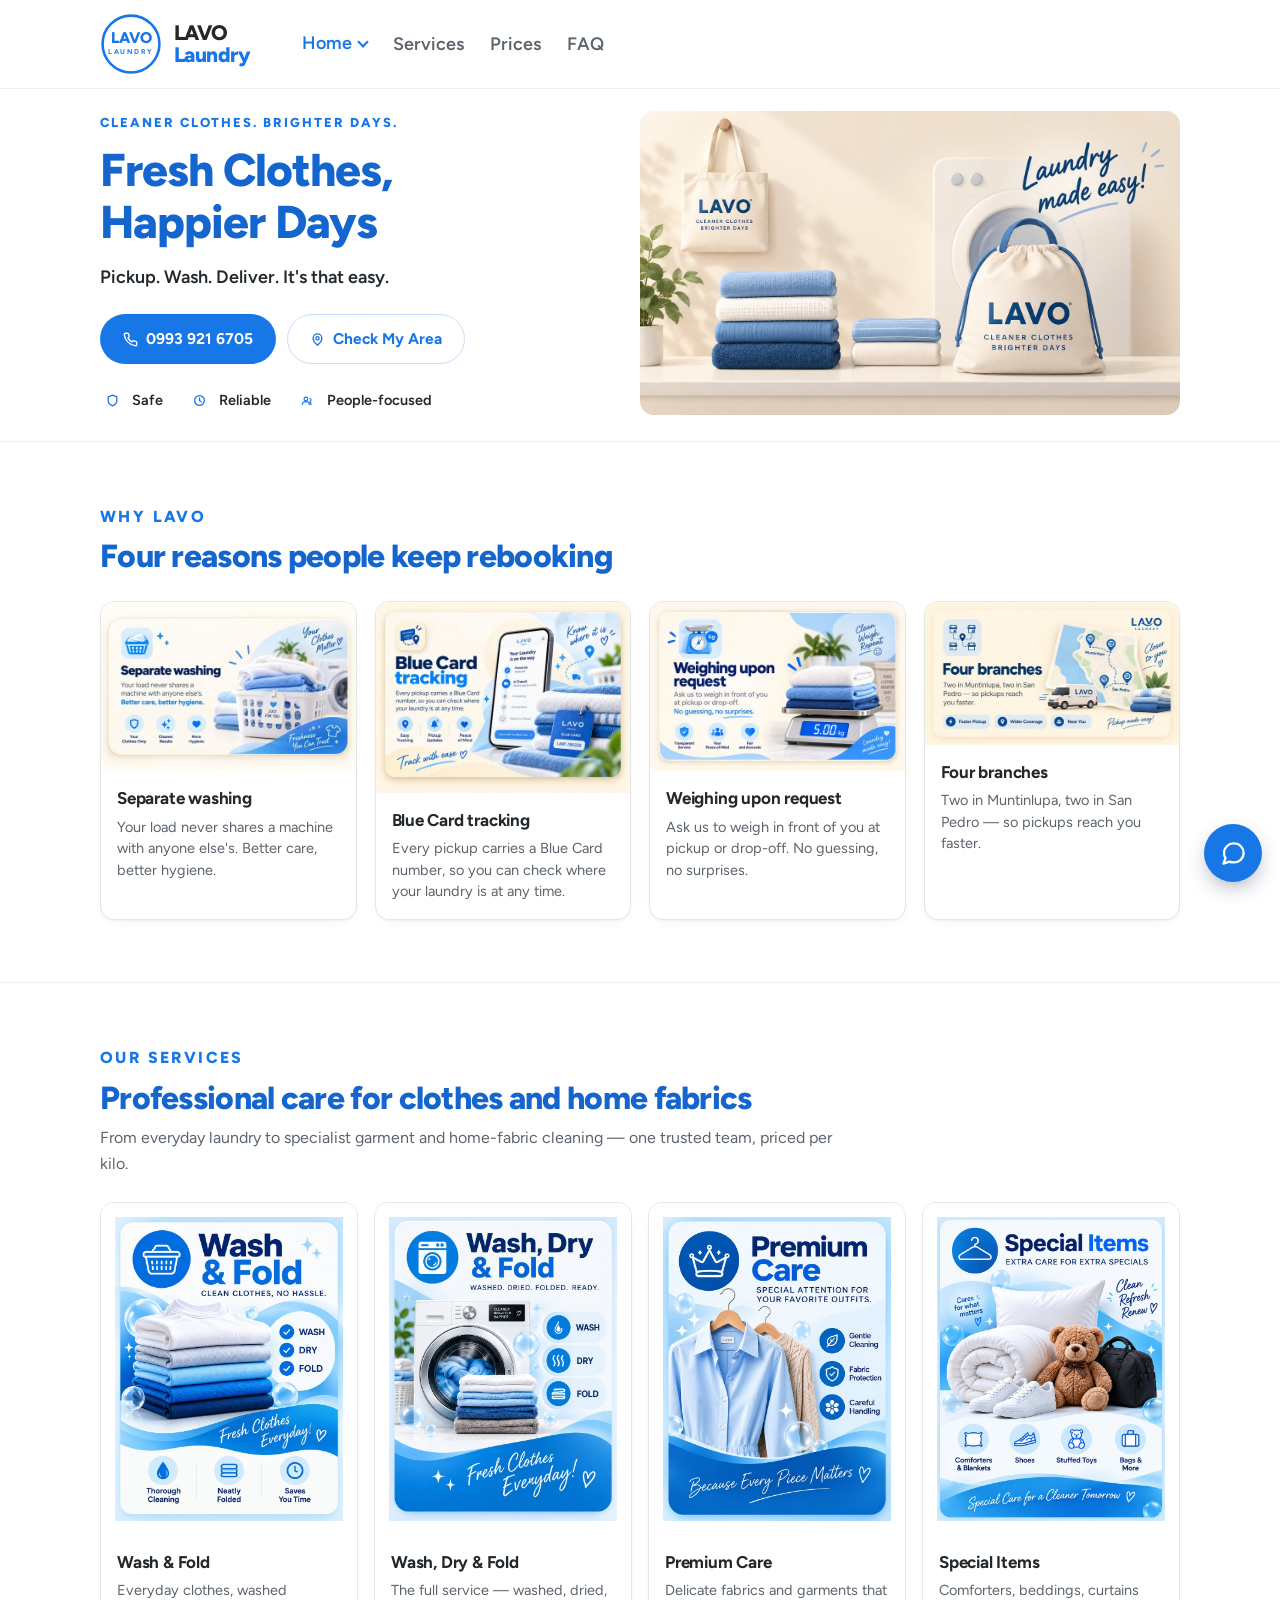
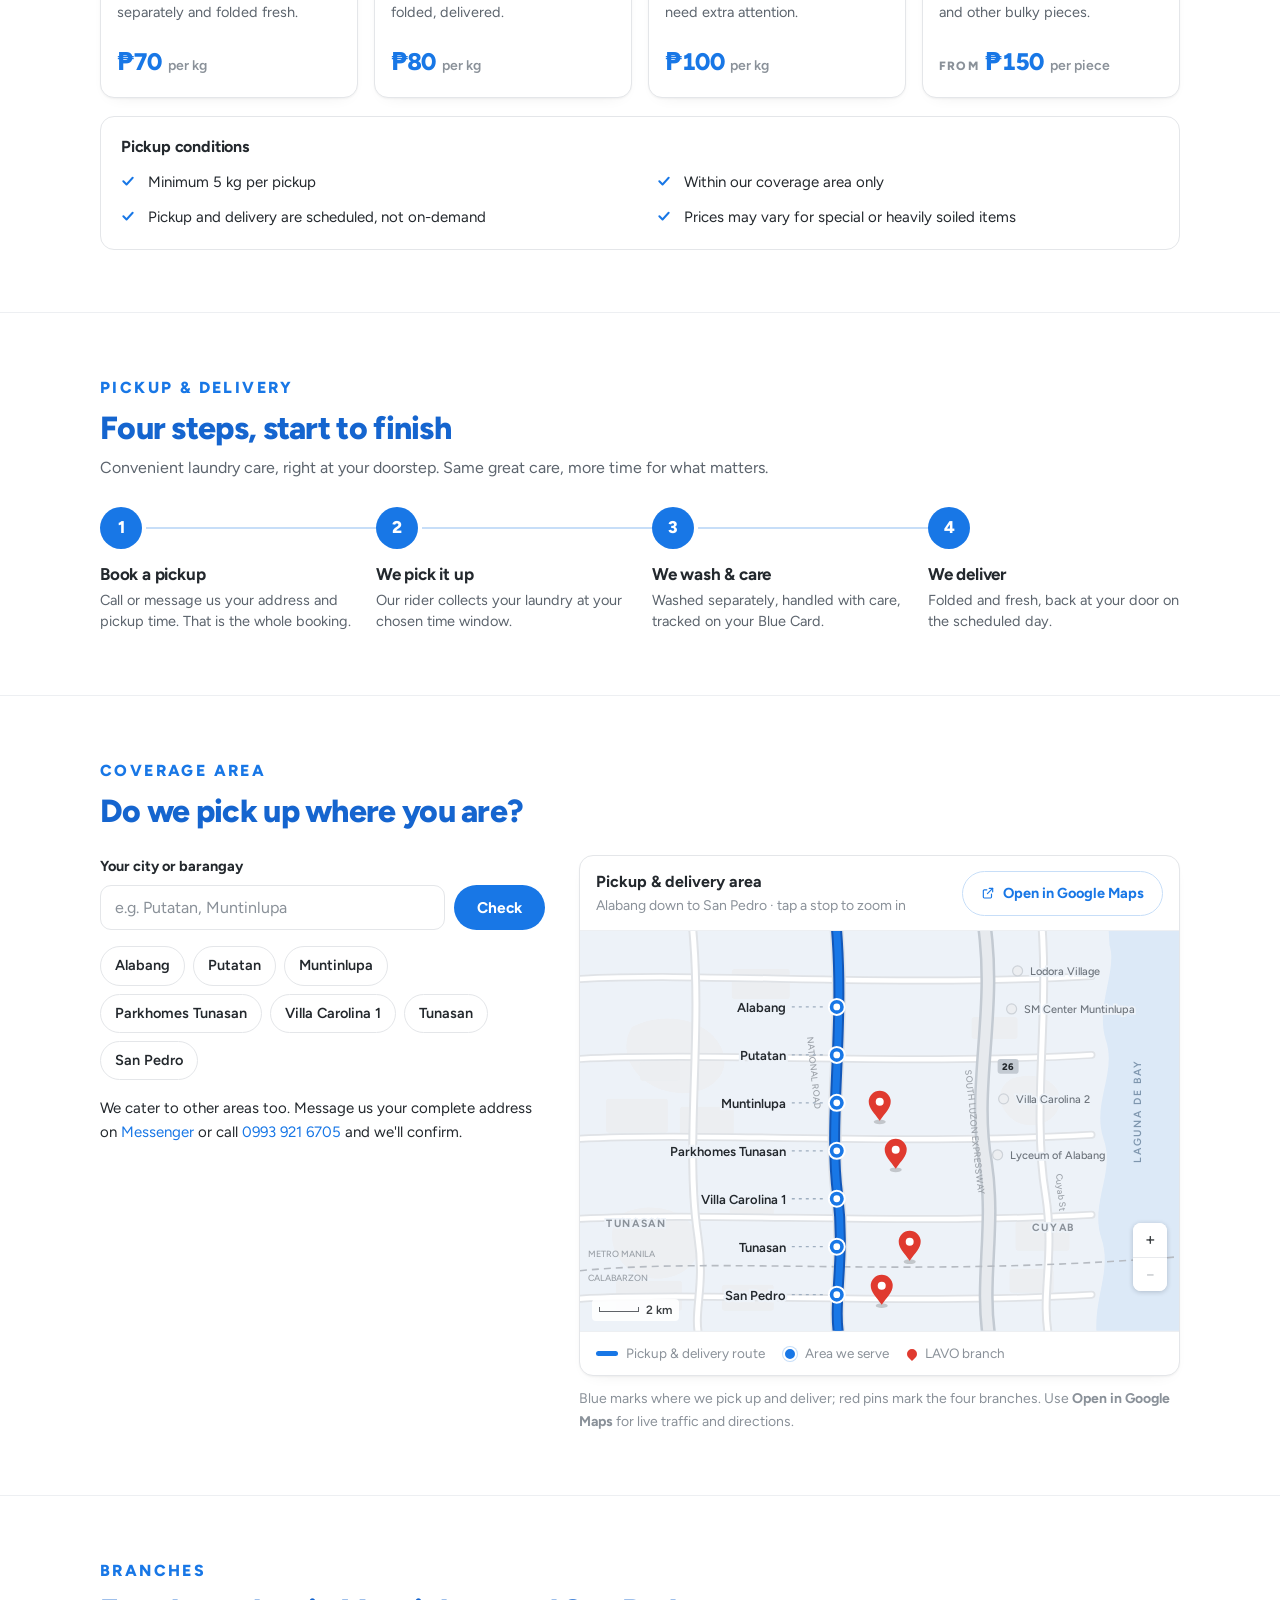
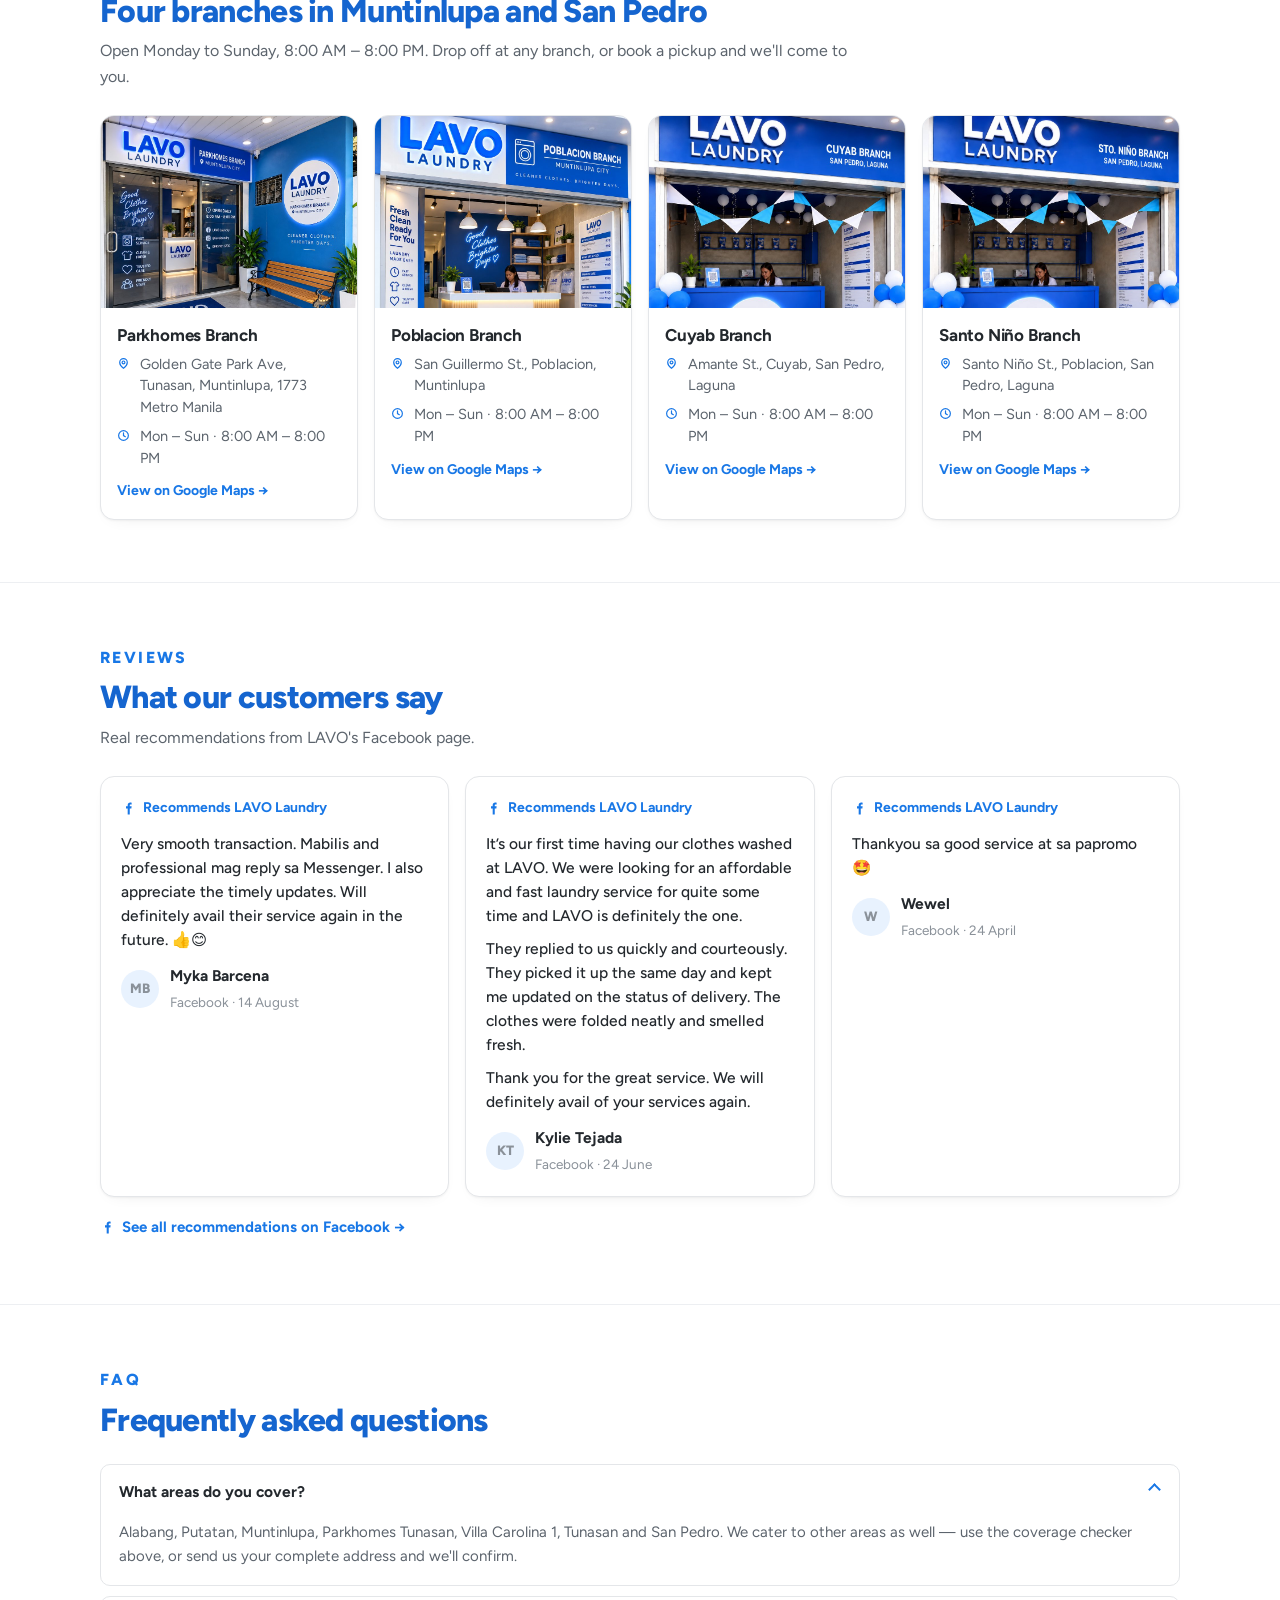
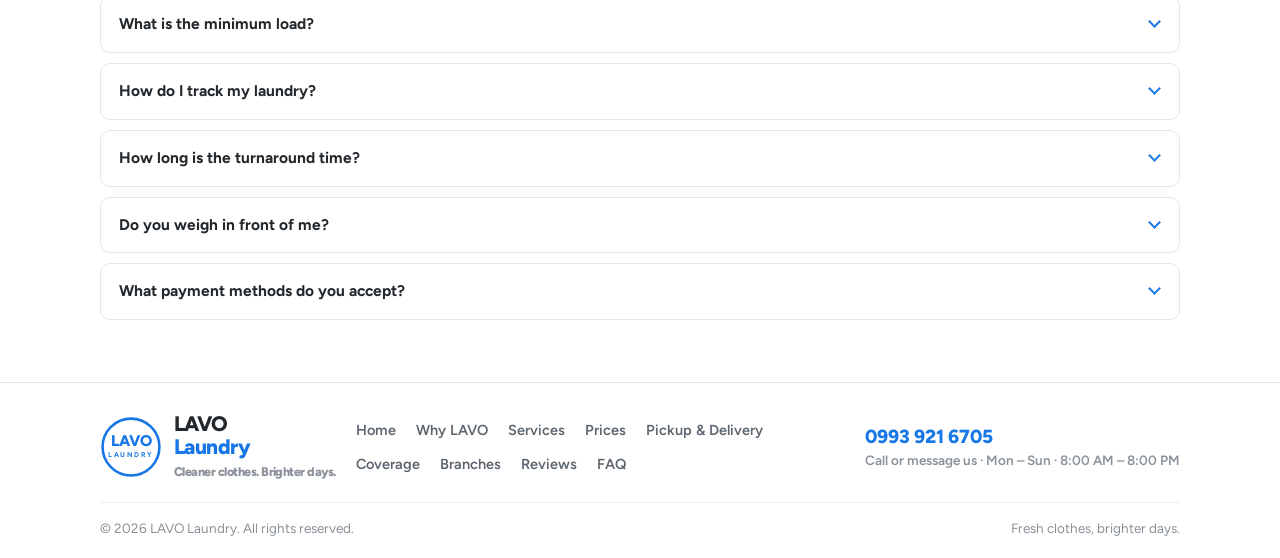
<file: docs/index.html>
<!DOCTYPE html>
<html lang="en-PH">
<head>
<meta charset="utf-8">
<meta name="viewport" content="width=device-width, initial-scale=1, viewport-fit=cover">
<title>LAVO Laundry &mdash; Pickup &amp; Delivery in Muntinlupa and San Pedro</title>
<meta name="description" content="LAVO Laundry picks up, washes and delivers across Alabang, Putatan, Muntinlupa, Tunasan and San Pedro. Wash &amp; fold from &#8369;70 per kilo, four branches, Blue Card tracking. Call 0993 921 6705.">
<link rel="canonical" href="https://yaphetsaragones.github.io/lavo-landing/">
<meta name="theme-color" content="#1877E6">

<meta property="og:type" content="website">
<meta property="og:site_name" content="LAVO Laundry">
<meta property="og:title" content="LAVO Laundry &mdash; Pickup &amp; Delivery in Muntinlupa and San Pedro">
<meta property="og:description" content="Book a pickup, we wash your load separately and bring it back folded. Four branches across Muntinlupa and San Pedro.">
<meta property="og:url" content="https://yaphetsaragones.github.io/lavo-landing/">
<meta property="og:image" content="https://yaphetsaragones.github.io/lavo-landing/static/landing/img/hero.jpg">
<meta property="og:image:width" content="1400">
<meta property="og:image:height" content="787">
<meta name="twitter:card" content="summary_large_image">

<link rel="icon" href="data:image/svg+xml,<svg xmlns='http://www.w3.org/2000/svg' viewBox='0 0 48 48'><circle cx='24' cy='24' r='22' fill='none' stroke='%231877E6' stroke-width='4'/><text x='24' y='30' text-anchor='middle' font-family='sans-serif' font-size='16' font-weight='800' fill='%231877E6'>L</text></svg>">

<link rel="preconnect" href="https://fonts.googleapis.com">
<link rel="preconnect" href="https://fonts.gstatic.com" crossorigin>
<link rel="stylesheet" href="https://fonts.googleapis.com/css2?family=Figtree:wght@400;500;600;700;800&family=Caveat:wght@700&display=swap">
<link rel="stylesheet" href="static/landing/css/site.css">

<script type="application/ld+json">{"@context": "https://schema.org", "@graph": [{"@type": "DryCleaningOrLaundry", "@id": "https://yaphetsaragones.github.io/lavo-landing/#branch-1", "name": "LAVO Laundry — Parkhomes Branch", "url": "https://yaphetsaragones.github.io/lavo-landing", "telephone": "+639939216705", "image": "https://yaphetsaragones.github.io/lavo-landing/static/landing/img/parkhomes.jpg", "address": {"@type": "PostalAddress", "streetAddress": "Golden Gate Park Ave", "addressLocality": "Tunasan, Muntinlupa", "addressRegion": "Metro Manila", "addressCountry": "PH", "postalCode": "1773"}, "openingHoursSpecification": [{"@type": "OpeningHoursSpecification", "dayOfWeek": ["Monday", "Tuesday", "Wednesday", "Thursday", "Friday", "Saturday", "Sunday"], "opens": "08:00", "closes": "20:00"}], "areaServed": ["Alabang", "Putatan", "Muntinlupa", "Parkhomes Tunasan", "Villa Carolina 1", "Tunasan", "San Pedro"], "hasMap": "https://www.google.com/maps?cid=3599832990173072245", "geo": {"@type": "GeoCoordinates", "latitude": 14.3753656, "longitude": 121.0469753}}, {"@type": "DryCleaningOrLaundry", "@id": "https://yaphetsaragones.github.io/lavo-landing/#branch-2", "name": "LAVO Laundry — Poblacion Branch", "url": "https://yaphetsaragones.github.io/lavo-landing", "telephone": "+639939216705", "image": "https://yaphetsaragones.github.io/lavo-landing/static/landing/img/poblacion.jpg", "address": {"@type": "PostalAddress", "streetAddress": "San Guillermo St.", "addressLocality": "Poblacion, Muntinlupa", "addressRegion": "Metro Manila", "addressCountry": "PH"}, "openingHoursSpecification": [{"@type": "OpeningHoursSpecification", "dayOfWeek": ["Monday", "Tuesday", "Wednesday", "Thursday", "Friday", "Saturday", "Sunday"], "opens": "08:00", "closes": "20:00"}], "areaServed": ["Alabang", "Putatan", "Muntinlupa", "Parkhomes Tunasan", "Villa Carolina 1", "Tunasan", "San Pedro"], "hasMap": "https://www.google.com/maps/search/?api=1&query=LAVO+Laundry+-+San+Guillermo"}, {"@type": "DryCleaningOrLaundry", "@id": "https://yaphetsaragones.github.io/lavo-landing/#branch-3", "name": "LAVO Laundry — Cuyab Branch", "url": "https://yaphetsaragones.github.io/lavo-landing", "telephone": "+639939216705", "image": "https://yaphetsaragones.github.io/lavo-landing/static/landing/img/cuyab.jpg", "address": {"@type": "PostalAddress", "streetAddress": "Amante St.", "addressLocality": "Cuyab, San Pedro", "addressRegion": "Laguna", "addressCountry": "PH"}, "openingHoursSpecification": [{"@type": "OpeningHoursSpecification", "dayOfWeek": ["Monday", "Tuesday", "Wednesday", "Thursday", "Friday", "Saturday", "Sunday"], "opens": "08:00", "closes": "20:00"}], "areaServed": ["Alabang", "Putatan", "Muntinlupa", "Parkhomes Tunasan", "Villa Carolina 1", "Tunasan", "San Pedro"], "hasMap": "https://www.google.com/maps/search/?api=1&query=LAVO+Laundry+-+Cuyab"}, {"@type": "DryCleaningOrLaundry", "@id": "https://yaphetsaragones.github.io/lavo-landing/#branch-4", "name": "LAVO Laundry — Santo Niño Branch", "url": "https://yaphetsaragones.github.io/lavo-landing", "telephone": "+639939216705", "image": "https://yaphetsaragones.github.io/lavo-landing/static/landing/img/santonino.jpg", "address": {"@type": "PostalAddress", "streetAddress": "Santo Niño St.", "addressLocality": "Poblacion, San Pedro", "addressRegion": "Laguna", "addressCountry": "PH"}, "openingHoursSpecification": [{"@type": "OpeningHoursSpecification", "dayOfWeek": ["Monday", "Tuesday", "Wednesday", "Thursday", "Friday", "Saturday", "Sunday"], "opens": "08:00", "closes": "20:00"}], "areaServed": ["Alabang", "Putatan", "Muntinlupa", "Parkhomes Tunasan", "Villa Carolina 1", "Tunasan", "San Pedro"], "hasMap": "https://www.google.com/maps/search/?api=1&query=LAVO+Laundry+-+Cuyab"}]}</script>


</head>
<body>



<header class="site-head">
  <div class="wrap">
    <div class="head-row">
      <a href="#top" class="brand" aria-label="LAVO Laundry, home">
        <svg class="mark" viewBox="0 0 48 48" fill="none" aria-hidden="true">
          <circle cx="24" cy="24" r="22" stroke="#1877E6" stroke-width="2"/>
          <text x="24" y="23" text-anchor="middle" font-family="Figtree, sans-serif" font-size="12" font-weight="800" fill="#1877E6">LAVO</text>
          <text x="24" y="32" text-anchor="middle" font-family="Figtree, sans-serif" font-size="5.4" font-weight="700" fill="#1877E6" letter-spacing="1.3">LAUNDRY</text>
        </svg>
        <span class="word">LAVO<span>Laundry</span></span>
      </a>
      <nav class="nav">
        <span class="navitem">
          <button class="navbtn" id="homeBtn" type="button" aria-expanded="false" aria-controls="homeMenu" aria-haspopup="true">Home <i class="caret" aria-hidden="true"></i></button>
          <div class="dropdown" id="homeMenu" hidden>
            <a href="#why">Why LAVO</a>
            <a href="#how">Pickup &amp; Delivery</a>
            <a href="#coverage">Coverage</a>
            <a href="#branches">Branches</a>
            <a href="#reviews">Reviews</a>
          </div>
        </span>
        <a href="#services">Services</a>
        <a href="#prices">Prices</a>
        <a href="#faq">FAQ</a>
      </nav>
      <button class="burger" id="burger" aria-expanded="false" aria-controls="drawer" aria-label="Open menu"><i></i></button>
    </div>
    <div class="drawer" id="drawer" hidden>
      <a href="#why">Why LAVO</a>
      <a href="#services">Services &amp; Prices</a>
      <a href="#how">Pickup &amp; Delivery</a>
      <a href="#coverage">Coverage Area</a>
      <a href="#branches">Branches</a>
      <a href="#reviews">Reviews</a>
      <a href="#faq">FAQ</a>
    </div>
  </div>
</header>

<main id="top">


<section class="hero">
  <div class="wrap hero-grid">
    <div>
      <p class="eyebrow">Cleaner clothes. Brighter days.</p>
      <h1>Fresh Clothes,<br>Happier Days</h1>
      <p class="hero-line">Pickup. Wash. Deliver. It's that easy.</p>
      <div class="hero-actions">
        <a href="tel:+639939216705" class="btn btn-primary">
          <svg width="15" height="15" viewBox="0 0 24 24" fill="none" stroke="currentColor" stroke-width="2.2" stroke-linecap="round" aria-hidden="true"><path d="M22 16.9v3a2 2 0 0 1-2.2 2 19.8 19.8 0 0 1-8.6-3.1 19.5 19.5 0 0 1-6-6A19.8 19.8 0 0 1 2.1 4.2 2 2 0 0 1 4.1 2h3a2 2 0 0 1 2 1.7c.1 1 .4 1.9.7 2.8a2 2 0 0 1-.5 2.1L8.1 9.9a16 16 0 0 0 6 6l1.3-1.3a2 2 0 0 1 2.1-.4c.9.3 1.8.6 2.8.7a2 2 0 0 1 1.7 2Z"/></svg>
          0993 921 6705
        </a>
        <a href="#coverage" class="btn btn-ghost">
          <svg width="15" height="15" viewBox="0 0 24 24" fill="none" stroke="currentColor" stroke-width="2.2" stroke-linecap="round" stroke-linejoin="round" aria-hidden="true"><path d="M12 21s7-5.5 7-11a7 7 0 1 0-14 0c0 5.5 7 11 7 11Z"/><circle cx="12" cy="10" r="2.6"/></svg>
          Check My Area
        </a>
      </div>
      <ul class="trust">
        <li><span class="ti"><svg width="13" height="13" viewBox="0 0 24 24" fill="none" stroke="currentColor" stroke-width="2.4" stroke-linecap="round" stroke-linejoin="round" aria-hidden="true"><path d="M12 22s8-3.6 8-10V5.4L12 2 4 5.4V12c0 6.4 8 10 8 10Z"/></svg></span> Safe</li>
        <li><span class="ti"><svg width="13" height="13" viewBox="0 0 24 24" fill="none" stroke="currentColor" stroke-width="2.4" stroke-linecap="round" stroke-linejoin="round" aria-hidden="true"><circle cx="12" cy="12" r="9"/><path d="M12 7v5.4l3.4 2"/></svg></span> Reliable</li>
        <li><span class="ti"><svg width="13" height="13" viewBox="0 0 24 24" fill="none" stroke="currentColor" stroke-width="2.2" stroke-linecap="round" stroke-linejoin="round" aria-hidden="true"><circle cx="9" cy="9" r="3.4"/><path d="M2.5 19.5c0-3.3 2.9-5.5 6.5-5.5s6.5 2.2 6.5 5.5"/><path d="M16.5 8.2a3 3 0 0 1 0 5.6M18.5 19.5c0-2-.8-3.6-2-4.7"/></svg></span> People-focused</li>
      </ul>
    </div>

    <div class="hero-art">
      <img src="static/landing/img/hero.jpg" width="1400" height="787" fetchpriority="high" decoding="async"
           alt="LAVO branded laundry bag and tote beside folded blue and white towels, in front of a washing machine &mdash; Laundry made easy!">
    </div>
  </div>
</section>


<section id="why" class="sect alt">
  <div class="wrap">
    <div class="head">
      <p class="eyebrow">Why LAVO</p>
      <h2>Four reasons people keep rebooking</h2>
    </div>
    <div class="why-grid">
      
      <article class="card">
        <img class="shot banner" src="static/landing/img/why-separate-sm.jpg" alt="Separate washing — your load never shares a machine with anyone else&#x27;s" width="600" height="400" loading="lazy" decoding="async">
        <div class="card-body">
          <h3>Separate washing</h3>
          <p>Your load never shares a machine with anyone else&#x27;s. Better care, better hygiene.</p>
        </div>
      </article>
      
      <article class="card">
        <img class="shot banner" src="static/landing/img/why-bluecard-sm.jpg" alt="Blue Card tracking — check where your laundry is at any time" width="600" height="450" loading="lazy" decoding="async">
        <div class="card-body">
          <h3>Blue Card tracking</h3>
          <p>Every pickup carries a Blue Card number, so you can check where your laundry is at any time.</p>
        </div>
      </article>
      
      <article class="card">
        <img class="shot banner" src="static/landing/img/why-weighing-sm.jpg" alt="Weighing upon request — we weigh in front of you at pickup or drop-off" width="600" height="400" loading="lazy" decoding="async">
        <div class="card-body">
          <h3>Weighing upon request</h3>
          <p>Ask us to weigh in front of you at pickup or drop-off. No guessing, no surprises.</p>
        </div>
      </article>
      
      <article class="card">
        <img class="shot banner" src="static/landing/img/why-branches-sm.jpg" alt="Four branches — two in Muntinlupa, two in San Pedro" width="600" height="337" loading="lazy" decoding="async">
        <div class="card-body">
          <h3>Four branches</h3>
          <p>Two in Muntinlupa, two in San Pedro — so pickups reach you faster.</p>
        </div>
      </article>
      
    </div>
  </div>
</section>


<section id="services" class="sect">
  <div class="wrap">
    <div class="head">
      <p class="eyebrow">Our Services</p>
      <h2>Professional care for clothes and home fabrics</h2>
      <p>From everyday laundry to specialist garment and home-fabric cleaning &mdash; one trusted team, priced per kilo.</p>
    </div>
    <div class="svc-grid" id="prices">
      
      <article class="card">
        <img class="shot poster" src="static/landing/img/svc-wash-fold.jpg" alt="LAVO Wash &amp; Fold service — clean clothes, no hassle" width="760" height="1013" loading="lazy" decoding="async">
        <div class="card-body">
          <h3>Wash &amp; Fold</h3>
          <p>Everyday clothes, washed separately and folded fresh.</p>
          <div class="price"><b>&#8369;70</b><span>per kg</span></div>
        </div>
      </article>
      
      <article class="card">
        <img class="shot poster" src="static/landing/img/svc-wash-dry-fold.jpg" alt="LAVO Wash, Dry &amp; Fold service — washed, dried, folded, ready" width="760" height="1013" loading="lazy" decoding="async">
        <div class="card-body">
          <h3>Wash, Dry &amp; Fold</h3>
          <p>The full service — washed, dried, folded, delivered.</p>
          <div class="price"><b>&#8369;80</b><span>per kg</span></div>
        </div>
      </article>
      
      <article class="card">
        <img class="shot poster" src="static/landing/img/svc-premium-care.jpg" alt="LAVO Premium Care service — special attention for your favourite outfits" width="760" height="1013" loading="lazy" decoding="async">
        <div class="card-body">
          <h3>Premium Care</h3>
          <p>Delicate fabrics and garments that need extra attention.</p>
          <div class="price"><b>&#8369;100</b><span>per kg</span></div>
        </div>
      </article>
      
      <article class="card">
        <img class="shot poster" src="static/landing/img/svc-special-items.jpg" alt="LAVO Special Items service — extra care for comforters, shoes, stuffed toys and bags" width="760" height="1013" loading="lazy" decoding="async">
        <div class="card-body">
          <h3>Special Items</h3>
          <p>Comforters, beddings, curtains and other bulky pieces.</p>
          <div class="price"><em>From</em><b>&#8369;150</b><span>per piece</span></div>
        </div>
      </article>
      
    </div>

    <div class="cond">
      <h3>Pickup conditions</h3>
      <ul>
        
        <li><svg width="14" height="14" viewBox="0 0 24 24" fill="none" stroke="currentColor" stroke-width="3.4" stroke-linecap="round" stroke-linejoin="round" aria-hidden="true"><path d="M4 12.5 9.5 18 20 6.5"/></svg> Minimum 5 kg per pickup</li>
        
        <li><svg width="14" height="14" viewBox="0 0 24 24" fill="none" stroke="currentColor" stroke-width="3.4" stroke-linecap="round" stroke-linejoin="round" aria-hidden="true"><path d="M4 12.5 9.5 18 20 6.5"/></svg> Within our coverage area only</li>
        
        <li><svg width="14" height="14" viewBox="0 0 24 24" fill="none" stroke="currentColor" stroke-width="3.4" stroke-linecap="round" stroke-linejoin="round" aria-hidden="true"><path d="M4 12.5 9.5 18 20 6.5"/></svg> Pickup and delivery are scheduled, not on-demand</li>
        
        <li><svg width="14" height="14" viewBox="0 0 24 24" fill="none" stroke="currentColor" stroke-width="3.4" stroke-linecap="round" stroke-linejoin="round" aria-hidden="true"><path d="M4 12.5 9.5 18 20 6.5"/></svg> Prices may vary for special or heavily soiled items</li>
        
      </ul>
    </div>
  </div>
</section>


<section id="how" class="sect alt">
  <div class="wrap">
    <div class="head">
      <p class="eyebrow">Pickup &amp; Delivery</p>
      <h2>Four steps, start to finish</h2>
      <p>Convenient laundry care, right at your doorstep. Same great care, more time for what matters.</p>
    </div>
    <ol class="steps">
      
      <li class="step"><div class="step-n">1</div><div><h3>Book a pickup</h3><p>Call or message us your address and pickup time. That is the whole booking.</p></div></li>
      
      <li class="step"><div class="step-n">2</div><div><h3>We pick it up</h3><p>Our rider collects your laundry at your chosen time window.</p></div></li>
      
      <li class="step"><div class="step-n">3</div><div><h3>We wash &amp; care</h3><p>Washed separately, handled with care, tracked on your Blue Card.</p></div></li>
      
      <li class="step"><div class="step-n">4</div><div><h3>We deliver</h3><p>Folded and fresh, back at your door on the scheduled day.</p></div></li>
      
    </ol>
  </div>
</section>


<section id="coverage" class="sect">
  <div class="wrap">
    <div class="head">
      <p class="eyebrow">Coverage Area</p>
      <h2>Do we pick up where you are?</h2>
    </div>
    <div class="cov-grid">
      <div>
        <form id="coverForm" novalidate>
          <label class="fieldlabel" for="areaInput">Your city or barangay</label>
          <div class="finder">
            <input id="areaInput" type="text" placeholder="e.g. Putatan, Muntinlupa" autocomplete="address-level3">
            <button class="btn btn-primary" type="submit">Check</button>
          </div>
        </form>
        <ul class="chips">
          <li>Alabang</li><li>Putatan</li><li>Muntinlupa</li><li>Parkhomes Tunasan</li><li>Villa Carolina 1</li><li>Tunasan</li><li>San Pedro</li>
        </ul>
        <p class="cover-msg" id="coverMsg">We cater to other areas too. Message us your complete address on <a href="https://m.me/Lavoph" rel="noopener">Messenger</a> or call <a href="tel:+639939216705">0993 921 6705</a> and we'll confirm.</p>
      </div>

      <div>
        <div class="mapcard">
          <div class="mapbar">
            <div>
              <p class="mapttl">Pickup &amp; delivery area</p>
              <p class="mapsub">Alabang down to San Pedro &middot; tap a stop to zoom in</p>
            </div>
            <a class="btn btn-ghost btn-sm" id="gmapsBtn" href="https://www.google.com/maps/search/?api=1&amp;query=Muntinlupa+City" target="_blank" rel="noopener">
              <svg width="14" height="14" viewBox="0 0 24 24" fill="none" stroke="currentColor" stroke-width="2" stroke-linecap="round" stroke-linejoin="round" aria-hidden="true"><path d="M14 4h6v6"/><path d="M20 4 11 13"/><path d="M18 14v5a1.5 1.5 0 0 1-1.5 1.5h-11A1.5 1.5 0 0 1 4 19V8a1.5 1.5 0 0 1 1.5-1.5H10"/></svg>
              Open in Google Maps
            </a>
          </div>
          <div class="mapstage">
            <svg class="covmap" id="covmap" viewBox="0 0 600 400" role="img" aria-label="Map of the LAVO pickup and delivery area along the National Road from Alabang south to San Pedro, Laguna, with the four LAVO branches marked">
              <defs><clipPath id="mclip"><rect x="0" y="0" width="600" height="400"/></clipPath></defs>
              <g clip-path="url(#mclip)">
                <rect class="land" x="-200" y="-200" width="1000" height="800"/>
                <path class="water" d="M600 -20 L600 420 L520 420 C 508 376, 534 344, 522 308 C 510 272, 536 242, 524 208 C 512 172, 538 142, 526 108 C 516 74, 538 40, 530 14 L528 -20 Z"/>
                <path class="park" d="M52 96 C 88 78, 130 90, 142 118 C 154 146, 124 168, 90 161 C 56 154, 36 122, 52 96 Z"/>
                <path class="park" d="M40 284 C 72 268, 112 280, 118 308 C 124 336, 92 354, 64 346 C 36 338, 22 304, 40 284 Z"/>
                <path class="park" d="M432 148 C 460 138, 484 154, 480 174 C 476 194, 446 202, 430 186 C 416 172, 418 156, 432 148 Z"/>
                <rect class="blk" x="26" y="168" width="62" height="34" rx="3"/>
                <rect class="blk" x="100" y="176" width="54" height="28" rx="3"/>
                <rect class="blk" x="152" y="38" width="58" height="30" rx="3"/>
                <rect class="blk" x="36" y="350" width="66" height="30" rx="3"/>
                <rect class="blk" x="142" y="354" width="52" height="26" rx="3"/>
                <rect class="blk" x="392" y="86" width="46" height="22" rx="3"/>
                <rect class="blk" x="60" y="130" width="40" height="20" rx="3"/>
                <rect class="blk" x="436" y="290" width="54" height="30" rx="3"/>
                <rect class="blk" x="430" y="338" width="44" height="24" rx="3"/>
                <rect class="blk" x="150" y="266" width="44" height="22" rx="3"/>
                <path class="rd-case" stroke-width="8" d="M0 48 C 130 41, 320 57, 512 45"/>
                <path class="rd-case" stroke-width="8" d="M0 128 C 140 121, 330 135, 512 124"/>
                <path class="rd-case" stroke-width="8" d="M0 208 C 120 201, 330 215, 512 204"/>
                <path class="rd-case" stroke-width="8" d="M0 288 C 140 281, 320 295, 512 284"/>
                <path class="rd-case" stroke-width="8" d="M0 368 C 130 361, 330 375, 512 364"/>
                <path class="rd" stroke-width="4.5" d="M0 48 C 130 41, 320 57, 512 45"/>
                <path class="rd" stroke-width="4.5" d="M0 128 C 140 121, 330 135, 512 124"/>
                <path class="rd" stroke-width="4.5" d="M0 208 C 120 201, 330 215, 512 204"/>
                <path class="rd" stroke-width="4.5" d="M0 288 C 140 281, 320 295, 512 284"/>
                <path class="rd" stroke-width="4.5" d="M0 368 C 130 361, 330 375, 512 364"/>
                <path class="rd-case" stroke-width="9" d="M112 -10 C 124 102, 104 212, 118 306 C 126 358, 112 382, 120 410"/>
                <path class="rd" stroke-width="5" d="M112 -10 C 124 102, 104 212, 118 306 C 126 358, 112 382, 120 410"/>
                <path class="rd-case" stroke-width="9" d="M462 -10 C 470 85, 452 180, 466 264 C 476 328, 460 366, 470 410"/>
                <path class="rd" stroke-width="5" d="M462 -10 C 470 85, 452 180, 466 264 C 476 328, 460 366, 470 410"/>
                <path class="rd-case" stroke-width="14" d="M256 -10 C 266 95, 248 190, 258 265 C 266 330, 252 375, 260 410"/>
                <path class="rd" stroke-width="10" d="M256 -10 C 266 95, 248 190, 258 265 C 266 330, 252 375, 260 410"/>
                <path class="hw-case" stroke-width="15" d="M404 -10 C 418 78, 392 155, 406 232 C 416 298, 400 350, 410 410"/>
                <path class="hw" stroke-width="10" d="M404 -10 C 418 78, 392 155, 406 232 C 416 298, 400 350, 410 410"/>
                <path class="bdy" d="M0 340 C 150 326, 330 348, 600 326"/>
                <text class="wlbl" transform="translate(562 180) rotate(-90)" text-anchor="middle">LAGUNA DE BAY</text>
                <g><rect class="shield" x="418" y="128" width="21" height="15" rx="3"/><text class="shield-t" x="428.5" y="139" text-anchor="middle">26</text></g>
                <text class="slbl" transform="translate(392 202) rotate(84)" text-anchor="middle">SOUTH LUZON EXPRESSWAY</text>
                <text class="slbl" transform="translate(231 142) rotate(84)" text-anchor="middle">NATIONAL ROAD</text>
                <text class="slbl" transform="translate(478 262) rotate(84)" text-anchor="middle">Cuyab St</text>
                <text class="slbl" x="8" y="326">METRO MANILA</text>
                <text class="slbl" x="8" y="350">CALABARZON</text>
                <circle class="poi" cx="438" cy="40" r="5"/><text class="plbl" x="450" y="44">Lodora Village</text>
                <circle class="poi" cx="432" cy="78" r="5"/><text class="plbl" x="444" y="82">SM Center Muntinlupa</text>
                <circle class="poi" cx="424" cy="168" r="5"/><text class="plbl" x="436" y="172">Villa Carolina 2</text>
                <circle class="poi" cx="418" cy="224" r="5"/><text class="plbl" x="430" y="228">Lyceum of Alabang</text>
                <text class="clbl" x="26" y="296">TUNASAN</text>
                <text class="clbl" x="452" y="300">CUYAB</text>
                <path class="route-case" d="M256 -10 C 266 95, 248 190, 258 265 C 266 330, 252 375, 260 410"/>
                <path class="route" d="M256 -10 C 266 95, 248 190, 258 265 C 266 330, 252 375, 260 410"/>
                <g class="bpin" transform="translate(300,190)"><title>Poblacion Branch — San Guillermo St.</title><ellipse class="pin-sh" cx="0" cy="1" rx="6" ry="2.4"/><path class="pin-body" d="M0 0 C -5.5 -8 -11 -12.5 -11 -19 A11 11 0 1 1 11 -19 C 11 -12.5 5.5 -8 0 0 Z"/><circle class="pin-dot" cx="0" cy="-19" r="4"/></g>
                <g class="bpin" transform="translate(316,238)"><title>Parkhomes Branch — Golden Gate Park Ave</title><ellipse class="pin-sh" cx="0" cy="1" rx="6" ry="2.4"/><path class="pin-body" d="M0 0 C -5.5 -8 -11 -12.5 -11 -19 A11 11 0 1 1 11 -19 C 11 -12.5 5.5 -8 0 0 Z"/><circle class="pin-dot" cx="0" cy="-19" r="4"/></g>
                <g class="bpin" transform="translate(330,330)"><title>Cuyab Branch — Amante St.</title><ellipse class="pin-sh" cx="0" cy="1" rx="6" ry="2.4"/><path class="pin-body" d="M0 0 C -5.5 -8 -11 -12.5 -11 -19 A11 11 0 1 1 11 -19 C 11 -12.5 5.5 -8 0 0 Z"/><circle class="pin-dot" cx="0" cy="-19" r="4"/></g>
                <g class="bpin" transform="translate(302,374)"><title>Santo Niño Branch — Santo Niño St.</title><ellipse class="pin-sh" cx="0" cy="1" rx="6" ry="2.4"/><path class="pin-body" d="M0 0 C -5.5 -8 -11 -12.5 -11 -19 A11 11 0 1 1 11 -19 C 11 -12.5 5.5 -8 0 0 Z"/><circle class="pin-dot" cx="0" cy="-19" r="4"/></g>
                <path class="lead" d="M212 76h34M212 124h34M212 172h34M212 220h34M212 268h34M212 316h34M212 364h34"/>
                <g class="marker" data-id="alabang" data-cx="257" data-cy="76" role="button" tabindex="0" aria-label="Alabang. Zoom the map here.">
                  <circle class="halo" cx="257" cy="76" r="19"/>
                  <circle class="stop" cx="257" cy="76" r="8"/>
                  <circle class="stop-core" cx="257" cy="76" r="3.4"/>
                  <text class="mlbl" x="206" y="81" text-anchor="end">Alabang</text>
                </g>
                <g class="marker" data-id="putatan" data-cx="257" data-cy="124" role="button" tabindex="0" aria-label="Putatan. Zoom the map here.">
                  <circle class="halo" cx="257" cy="124" r="19"/>
                  <circle class="stop" cx="257" cy="124" r="8"/>
                  <circle class="stop-core" cx="257" cy="124" r="3.4"/>
                  <text class="mlbl" x="206" y="129" text-anchor="end">Putatan</text>
                </g>
                <g class="marker" data-id="muntinlupa" data-cx="257" data-cy="172" role="button" tabindex="0" aria-label="Muntinlupa. Zoom the map here.">
                  <circle class="halo" cx="257" cy="172" r="19"/>
                  <circle class="stop" cx="257" cy="172" r="8"/>
                  <circle class="stop-core" cx="257" cy="172" r="3.4"/>
                  <text class="mlbl" x="206" y="177" text-anchor="end">Muntinlupa</text>
                </g>
                <g class="marker" data-id="parkhomes" data-cx="257" data-cy="220" role="button" tabindex="0" aria-label="Parkhomes Tunasan. Zoom the map here.">
                  <circle class="halo" cx="257" cy="220" r="19"/>
                  <circle class="stop" cx="257" cy="220" r="8"/>
                  <circle class="stop-core" cx="257" cy="220" r="3.4"/>
                  <text class="mlbl" x="206" y="225" text-anchor="end">Parkhomes Tunasan</text>
                </g>
                <g class="marker" data-id="villacarolina" data-cx="257" data-cy="268" role="button" tabindex="0" aria-label="Villa Carolina 1. Zoom the map here.">
                  <circle class="halo" cx="257" cy="268" r="19"/>
                  <circle class="stop" cx="257" cy="268" r="8"/>
                  <circle class="stop-core" cx="257" cy="268" r="3.4"/>
                  <text class="mlbl" x="206" y="273" text-anchor="end">Villa Carolina 1</text>
                </g>
                <g class="marker" data-id="tunasan" data-cx="257" data-cy="316" role="button" tabindex="0" aria-label="Tunasan. Zoom the map here.">
                  <circle class="halo" cx="257" cy="316" r="19"/>
                  <circle class="stop" cx="257" cy="316" r="8"/>
                  <circle class="stop-core" cx="257" cy="316" r="3.4"/>
                  <text class="mlbl" x="206" y="321" text-anchor="end">Tunasan</text>
                </g>
                <g class="marker" data-id="sanpedro" data-cx="257" data-cy="364" role="button" tabindex="0" aria-label="San Pedro. Zoom the map here.">
                  <circle class="halo" cx="257" cy="364" r="19"/>
                  <circle class="stop" cx="257" cy="364" r="8"/>
                  <circle class="stop-core" cx="257" cy="364" r="3.4"/>
                  <text class="mlbl" x="206" y="369" text-anchor="end">San Pedro</text>
                </g>
                
              </g>
            </svg>

            <div class="mapchrome">
              <div class="mzoom">
                <button type="button" id="zoomIn" aria-label="Zoom in">+</button>
                <button type="button" id="zoomOut" aria-label="Zoom out" disabled>&minus;</button>
              </div>
              <div class="mscale"><i></i> 2 km</div>
            </div>
          </div>
          <div class="maplegend">
            <span><i class="sw route"></i> Pickup &amp; delivery route</span>
            <span><i class="sw dot"></i> Area we serve</span>
            <span><i class="sw pin"></i> LAVO branch</span>
          </div>
        </div>
        <p class="mapnote">Blue marks where we pick up and deliver; red pins mark the four branches. Use <strong>Open in Google Maps</strong> for live traffic and directions.</p>
      </div>
    </div>
  </div>
</section>


<section id="branches" class="sect alt">
  <div class="wrap">
    <div class="head">
      <p class="eyebrow">Branches</p>
      <h2>Four branches in Muntinlupa and San Pedro</h2>
      <p>Open Monday to Sunday, 8:00 AM &ndash; 8:00 PM. Drop off at any branch, or book a pickup and we'll come to you.</p>
    </div>
    <div class="branch-grid">
      
      <article class="card">
        <img class="shot" src="static/landing/img/parkhomes.jpg" alt="LAVO Laundry Parkhomes Branch storefront" width="900" height="675" loading="lazy" decoding="async">
        <div class="card-body">
          <h3>Parkhomes Branch</h3>
          <p class="meta"><svg width="13" height="13" viewBox="0 0 24 24" fill="none" stroke="currentColor" stroke-width="2.2" stroke-linecap="round" stroke-linejoin="round" aria-hidden="true"><path d="M12 21s7-5.5 7-11a7 7 0 1 0-14 0c0 5.5 7 11 7 11Z"/><circle cx="12" cy="10" r="2.6"/></svg> Golden Gate Park Ave, Tunasan, Muntinlupa, 1773 Metro Manila</p>
          <p class="meta"><svg width="13" height="13" viewBox="0 0 24 24" fill="none" stroke="currentColor" stroke-width="2.2" stroke-linecap="round" aria-hidden="true"><circle cx="12" cy="12" r="9"/><path d="M12 7v5.2l3.4 2"/></svg> Mon – Sun · 8:00 AM – 8:00 PM</p>
          <a class="more" href="https://www.google.com/maps?cid=3599832990173072245" target="_blank" rel="noopener">View on Google Maps &rarr;</a>
        </div>
      </article>
      
      <article class="card">
        <img class="shot" src="static/landing/img/poblacion.jpg" alt="LAVO Laundry Poblacion Branch storefront" width="900" height="675" loading="lazy" decoding="async">
        <div class="card-body">
          <h3>Poblacion Branch</h3>
          <p class="meta"><svg width="13" height="13" viewBox="0 0 24 24" fill="none" stroke="currentColor" stroke-width="2.2" stroke-linecap="round" stroke-linejoin="round" aria-hidden="true"><path d="M12 21s7-5.5 7-11a7 7 0 1 0-14 0c0 5.5 7 11 7 11Z"/><circle cx="12" cy="10" r="2.6"/></svg> San Guillermo St., Poblacion, Muntinlupa</p>
          <p class="meta"><svg width="13" height="13" viewBox="0 0 24 24" fill="none" stroke="currentColor" stroke-width="2.2" stroke-linecap="round" aria-hidden="true"><circle cx="12" cy="12" r="9"/><path d="M12 7v5.2l3.4 2"/></svg> Mon – Sun · 8:00 AM – 8:00 PM</p>
          <a class="more" href="https://www.google.com/maps/search/?api=1&amp;query=LAVO+Laundry+-+San+Guillermo" target="_blank" rel="noopener">View on Google Maps &rarr;</a>
        </div>
      </article>
      
      <article class="card">
        <img class="shot" src="static/landing/img/cuyab.jpg" alt="LAVO Laundry Cuyab Branch storefront" width="900" height="675" loading="lazy" decoding="async">
        <div class="card-body">
          <h3>Cuyab Branch</h3>
          <p class="meta"><svg width="13" height="13" viewBox="0 0 24 24" fill="none" stroke="currentColor" stroke-width="2.2" stroke-linecap="round" stroke-linejoin="round" aria-hidden="true"><path d="M12 21s7-5.5 7-11a7 7 0 1 0-14 0c0 5.5 7 11 7 11Z"/><circle cx="12" cy="10" r="2.6"/></svg> Amante St., Cuyab, San Pedro, Laguna</p>
          <p class="meta"><svg width="13" height="13" viewBox="0 0 24 24" fill="none" stroke="currentColor" stroke-width="2.2" stroke-linecap="round" aria-hidden="true"><circle cx="12" cy="12" r="9"/><path d="M12 7v5.2l3.4 2"/></svg> Mon – Sun · 8:00 AM – 8:00 PM</p>
          <a class="more" href="https://www.google.com/maps/search/?api=1&amp;query=LAVO+Laundry+-+Cuyab" target="_blank" rel="noopener">View on Google Maps &rarr;</a>
        </div>
      </article>
      
      <article class="card">
        <img class="shot" src="static/landing/img/santonino.jpg" alt="LAVO Laundry Santo Niño Branch storefront" width="900" height="675" loading="lazy" decoding="async">
        <div class="card-body">
          <h3>Santo Niño Branch</h3>
          <p class="meta"><svg width="13" height="13" viewBox="0 0 24 24" fill="none" stroke="currentColor" stroke-width="2.2" stroke-linecap="round" stroke-linejoin="round" aria-hidden="true"><path d="M12 21s7-5.5 7-11a7 7 0 1 0-14 0c0 5.5 7 11 7 11Z"/><circle cx="12" cy="10" r="2.6"/></svg> Santo Niño St., Poblacion, San Pedro, Laguna</p>
          <p class="meta"><svg width="13" height="13" viewBox="0 0 24 24" fill="none" stroke="currentColor" stroke-width="2.2" stroke-linecap="round" aria-hidden="true"><circle cx="12" cy="12" r="9"/><path d="M12 7v5.2l3.4 2"/></svg> Mon – Sun · 8:00 AM – 8:00 PM</p>
          <a class="more" href="https://www.google.com/maps/search/?api=1&amp;query=LAVO+Laundry+-+Cuyab" target="_blank" rel="noopener">View on Google Maps &rarr;</a>
        </div>
      </article>
      
    </div>
  </div>
</section>


<section id="reviews" class="sect">
  <div class="wrap">
    <div class="head">
      <p class="eyebrow">Reviews</p>
      <h2>What our customers say</h2>
      <p>Real recommendations from LAVO's Facebook page.</p>
    </div>
    <div class="rev-grid">
      
      <article class="rev">
        <p class="recommends"><svg width="15" height="15" viewBox="0 0 24 24" fill="currentColor" aria-hidden="true"><path d="M14 8.5V6.8c0-.8.2-1.3 1.4-1.3H17V2.6c-.3 0-1.2-.1-2.3-.1-2.4 0-4 1.4-4 4.1v1.9H8V12h2.7v9.4H14V12h2.6l.4-3.5H14Z"/></svg> Recommends LAVO Laundry</p>
        <q><p>Very smooth transaction. Mabilis and professional mag reply sa Messenger. I also appreciate the timely updates. Will definitely avail their service again in the future. 👍😊</p></q>
        <div class="rev-who"><span class="avatar" aria-hidden="true">MB</span><div><b>Myka Barcena</b><span>Facebook &middot; 14 August</span></div></div>
      </article>
      
      <article class="rev">
        <p class="recommends"><svg width="15" height="15" viewBox="0 0 24 24" fill="currentColor" aria-hidden="true"><path d="M14 8.5V6.8c0-.8.2-1.3 1.4-1.3H17V2.6c-.3 0-1.2-.1-2.3-.1-2.4 0-4 1.4-4 4.1v1.9H8V12h2.7v9.4H14V12h2.6l.4-3.5H14Z"/></svg> Recommends LAVO Laundry</p>
        <q><p>It’s our first time having our clothes washed at LAVO. We were looking for an affordable and fast laundry service for quite some time and LAVO is definitely the one.</p><p>They replied to us quickly and courteously. They picked it up the same day and kept me updated on the status of delivery. The clothes were folded neatly and smelled fresh.</p><p>Thank you for the great service. We will definitely avail of your services again.</p></q>
        <div class="rev-who"><span class="avatar" aria-hidden="true">KT</span><div><b>Kylie Tejada</b><span>Facebook &middot; 24 June</span></div></div>
      </article>
      
      <article class="rev">
        <p class="recommends"><svg width="15" height="15" viewBox="0 0 24 24" fill="currentColor" aria-hidden="true"><path d="M14 8.5V6.8c0-.8.2-1.3 1.4-1.3H17V2.6c-.3 0-1.2-.1-2.3-.1-2.4 0-4 1.4-4 4.1v1.9H8V12h2.7v9.4H14V12h2.6l.4-3.5H14Z"/></svg> Recommends LAVO Laundry</p>
        <q><p>Thankyou sa good service at sa papromo 🤩</p></q>
        <div class="rev-who"><span class="avatar" aria-hidden="true">W</span><div><b>Wewel</b><span>Facebook &middot; 24 April</span></div></div>
      </article>
      
    </div>
    <a class="rev-more" href="https://www.facebook.com/Lavoph" target="_blank" rel="noopener"><svg width="15" height="15" viewBox="0 0 24 24" fill="currentColor" aria-hidden="true"><path d="M14 8.5V6.8c0-.8.2-1.3 1.4-1.3H17V2.6c-.3 0-1.2-.1-2.3-.1-2.4 0-4 1.4-4 4.1v1.9H8V12h2.7v9.4H14V12h2.6l.4-3.5H14Z"/></svg> See all recommendations on Facebook &rarr;</a>
  </div>
</section>


<section id="faq" class="sect alt">
  <div class="wrap">
    <div class="head">
      <p class="eyebrow">FAQ</p>
      <h2>Frequently asked questions</h2>
    </div>
    <div class="faq">
      
      <details open>
        <summary>What areas do you cover?</summary>
        <div class="ans">Alabang, Putatan, Muntinlupa, Parkhomes Tunasan, Villa Carolina 1, Tunasan and San Pedro. We cater to other areas as well — use the coverage checker above, or send us your complete address and we&#x27;ll confirm.</div>
      </details>
      
      <details>
        <summary>What is the minimum load?</summary>
        <div class="ans">5 kg per pickup. Below that we can still take your items, but the 5 kg minimum rate applies.</div>
      </details>
      
      <details>
        <summary>How do I track my laundry?</summary>
        <div class="ans">Every pickup gets a Blue Card number, handed to you when our rider collects. Send it to us on Messenger or by call and we&#x27;ll tell you exactly which stage your load is in.</div>
      </details>
      
      <details>
        <summary>How long is the turnaround time?</summary>
        <div class="ans">Standard wash, dry and fold is returned within 24 to 48 hours of pickup. Premium Care and special items such as comforters may take up to 72 hours.</div>
      </details>
      
      <details>
        <summary>Do you weigh in front of me?</summary>
        <div class="ans">Yes, on request. Just tell the rider at pickup and we&#x27;ll weigh your load in front of you.</div>
      </details>
      
      <details>
        <summary>What payment methods do you accept?</summary>
        <div class="ans">Cash on delivery, GCash and Maya. Payment is settled when your laundry comes back.</div>
      </details>
      
    </div>
  </div>
</section>

</main>

<footer class="foot">
  <div class="wrap">
    <div class="foot-row">
      <a href="#top" class="brand" aria-label="LAVO Laundry, back to top">
        <svg class="mark" viewBox="0 0 48 48" fill="none" aria-hidden="true">
          <circle cx="24" cy="24" r="22" stroke="#1877E6" stroke-width="2"/>
          <text x="24" y="23" text-anchor="middle" font-family="Figtree, sans-serif" font-size="12" font-weight="800" fill="#1877E6">LAVO</text>
          <text x="24" y="32" text-anchor="middle" font-family="Figtree, sans-serif" font-size="5.4" font-weight="700" fill="#1877E6" letter-spacing="1.3">LAUNDRY</text>
        </svg>
        <span class="word">LAVO<span>Laundry</span><small class="tagline">Cleaner clothes. Brighter days.</small></span>
      </a>
      <ul class="foot-nav">
        <li><a href="#top">Home</a></li>
        <li><a href="#why">Why LAVO</a></li>
        <li><a href="#services">Services</a></li>
        <li><a href="#prices">Prices</a></li>
        <li><a href="#how">Pickup &amp; Delivery</a></li>
        <li><a href="#coverage">Coverage</a></li>
        <li><a href="#branches">Branches</a></li>
        <li><a href="#reviews">Reviews</a></li>
        <li><a href="#faq">FAQ</a></li>
      </ul>
      <div>
        <a class="foot-phone" href="tel:+639939216705">0993 921 6705
          <small>Call or message us &middot; Mon – Sun · 8:00 AM – 8:00 PM</small>
        </a>
      </div>
    </div>
    <div class="legal">
      <span>&copy; 2026 LAVO Laundry. All rights reserved.</span>
      <span>Fresh clothes, brighter days.</span>
    </div>
  </div>
</footer>

<a class="chat" href="https://m.me/Lavoph" target="_blank" rel="noopener"
   aria-label="Chat with LAVO Laundry on Messenger">
  <svg width="27" height="27" viewBox="0 0 24 24" fill="none" stroke="currentColor" stroke-width="2" stroke-linecap="round" stroke-linejoin="round" aria-hidden="true"><path d="M21 11.5a8.4 8.4 0 0 1-9 8.4 9.3 9.3 0 0 1-3.5-.7L3 21l1.9-4.8A8.1 8.1 0 0 1 3.6 11.5a8.4 8.4 0 0 1 9-8.4 8.4 8.4 0 0 1 8.4 8.4Z"/></svg>
</a>

<script id="coverage-data" type="application/json">[{"id": "alabang", "label": "Alabang", "query": "Alabang, Muntinlupa City", "cx": 257, "cy": 76, "keys": ["alabang", "ayala alabang", "alabang hills", "new alabang", "susana heights", "cupang", "buli"]}, {"id": "putatan", "label": "Putatan", "query": "Putatan, Muntinlupa City", "cx": 257, "cy": 124, "keys": ["putatan", "bayanan"]}, {"id": "muntinlupa", "label": "Muntinlupa", "query": "Muntinlupa City", "cx": 257, "cy": 172, "keys": ["muntinlupa", "poblacion", "sucat"]}, {"id": "parkhomes", "label": "Parkhomes Tunasan", "query": "Parkhomes Tunasan, Muntinlupa City", "cx": 257, "cy": 220, "keys": ["parkhomes", "park homes", "golden gate"]}, {"id": "villacarolina", "label": "Villa Carolina 1", "query": "Villa Carolina, Tunasan, Muntinlupa City", "cx": 257, "cy": 268, "keys": ["villa carolina", "carolina"]}, {"id": "tunasan", "label": "Tunasan", "query": "Tunasan, Muntinlupa City", "cx": 257, "cy": 316, "keys": ["tunasan"]}, {"id": "sanpedro", "label": "San Pedro", "query": "San Pedro, Laguna", "cx": 257, "cy": 364, "keys": ["san pedro", "cuyab", "amante", "santo nino", "sto nino", "pacita", "landayan", "nueva", "riverside", "magsaysay"]}]</script>
<script src="static/landing/js/site.js" defer></script>
</body>
</html>
</file>
<file: docs/static/landing/css/site.css>
:root{
  --blue:#1877E6; --blue-deep:#1257B8; --blue-soft:#4B9AF5; --on-blue:#FFFFFF;
  --tint:#E8F2FE; --tint-2:#D6E8FC; --tint-line:#C7DEF8;
  --ink:#23282D; --head:#1565CF; --body:#5C646D; --soft:#8A9199;
  --line:#E4E6E9; --line-soft:#EDEFF2;
  --bg:#FFFFFF; --surface:#FFFFFF; --card:#FFFFFF;
    --shadow:0 1px 2px rgba(20,25,30,.04), 0 6px 18px -12px rgba(20,25,30,.14);
  --r:14px; --r-sm:10px;
  --ff:"Figtree","Segoe UI",system-ui,-apple-system,sans-serif;
  --fs:"Caveat","Segoe UI",cursive;
  color-scheme:light;
}
*{box-sizing:border-box}
[hidden]{display:none!important}
body{margin:0;background:var(--bg);color:var(--body);font-family:var(--ff);font-size:16px;line-height:1.6;-webkit-font-smoothing:antialiased}
h1,h2,h3,h4{font-family:var(--ff);margin:0;line-height:1.14;text-wrap:balance;letter-spacing:-.022em;font-weight:800;color:var(--head)}
h1{font-size:clamp(32px,5vw,46px)}
h2{font-size:clamp(23px,3.2vw,32px)}
h3{font-size:17px;font-weight:700;color:var(--ink);letter-spacing:-.012em;line-height:1.3}
p{margin:0}
a{color:var(--blue);text-decoration:none}
a:focus,button:focus,input:focus,summary:focus{outline:none}
a:focus-visible,button:focus-visible,input:focus-visible,summary:focus-visible{outline:2px solid var(--blue);outline-offset:2px;border-radius:6px}
img{max-width:100%}
.wrap{width:100%;max-width:1120px;margin-inline:auto;padding-inline:20px}
.sect{padding-block:clamp(40px,5.5vw,62px);border-top:1px solid var(--line-soft)}
.alt{background:var(--bg)}
.eyebrow{font-size:13px;font-weight:800;letter-spacing:.15em;text-transform:uppercase;color:var(--blue)}
.head{display:grid;gap:9px;margin-bottom:26px;max-width:760px}
.head p{font-size:16px}
.script{font-family:var(--fs);color:var(--blue);font-weight:700;line-height:1.05}

/* header */
.site-head{position:sticky;top:env(safe-area-inset-top,0px);z-index:60;background:var(--bg);border-bottom:1px solid var(--line-soft)}
.head-row{display:flex;align-items:center;gap:18px;min-height:88px}
.brand{display:flex;align-items:center;gap:12px}
.mark{width:62px;height:62px;flex:none}
.word{font-weight:800;font-size:21px;line-height:1.06;letter-spacing:-.025em;color:var(--ink)}
.word span{display:block;color:var(--blue)}
.nav{display:none;align-items:center;gap:26px;margin-left:34px;margin-right:auto}
.nav a{color:var(--body);font-size:18px;font-weight:600}
.nav a:hover,.nav a.on{color:var(--blue)}
.navitem{position:relative;display:flex;align-items:center}
.navbtn{display:inline-flex;align-items:center;gap:7px;background:none;border:0;padding:0;margin:0;font-family:var(--ff);font-size:18px;font-weight:600;color:var(--blue);cursor:pointer;line-height:1.4}
.navbtn .caret{width:8px;height:8px;border-right:2px solid currentColor;border-bottom:2px solid currentColor;transform:translateY(-2px) rotate(45deg);transition:transform .15s ease}
.navbtn[aria-expanded="true"] .caret{transform:translateY(1px) rotate(-135deg)}
.dropdown{position:absolute;top:calc(100% + 10px);left:-10px;min-width:235px;background:var(--card);border:1px solid var(--line);border-radius:12px;box-shadow:0 10px 30px -12px rgba(20,25,30,.28);padding:6px;display:grid;gap:2px;z-index:70}
.dropdown a{display:block;padding:11px 13px;border-radius:8px;font-size:16.5px;font-weight:600;color:var(--ink)}
.dropdown a:hover{background:var(--tint);color:var(--blue)}
.burger{margin-left:auto;display:grid;place-items:center;width:42px;height:42px;border:1px solid var(--line);border-radius:11px;background:var(--card);cursor:pointer;color:var(--ink);padding:0}
.burger i{display:block;width:17px;height:2px;background:currentColor;border-radius:2px;box-shadow:0 -5px 0 currentColor,0 5px 0 currentColor}
.drawer{border-top:1px solid var(--line-soft);padding-block:8px 18px;display:grid}
.drawer a{color:var(--ink);font-size:16px;font-weight:600;padding:11px 2px;border-bottom:1px solid var(--line-soft)}
@media(min-width:1020px){.nav{display:flex}.burger{display:none}.drawer{display:none!important}}

/* buttons */
.btn{display:inline-flex;align-items:center;justify-content:center;gap:8px;font-weight:700;font-size:15.5px;padding:12px 22px;border-radius:999px;border:1.5px solid transparent;cursor:pointer;transition:background .15s,border-color .15s,color .15s;text-align:center;font-family:var(--ff)}
.btn-primary{background:var(--blue);color:var(--on-blue)}
.btn-primary:hover{background:var(--blue-deep)}
.btn-ghost{background:var(--card);color:var(--blue);border-color:var(--tint-line)}
.btn-ghost:hover{border-color:var(--blue)}
.btn-sm{padding:10px 18px;font-size:14.5px}
.btn-block{width:100%}

/* hero */
.hero{background:var(--bg)}
.hero-grid{display:grid;gap:22px;padding-block:32px 34px;align-items:center}
.hero h1{margin-top:10px}
.hero-line{font-size:clamp(15px,1.8vw,18px);font-weight:600;color:var(--ink);margin-top:14px}
.hero-actions{display:flex;flex-wrap:wrap;gap:11px;margin-top:22px}
.trust{display:flex;flex-wrap:wrap;gap:10px 24px;margin:24px 0 0;padding:0;list-style:none}
.trust li{display:flex;align-items:center;gap:8px;font-size:14.5px;font-weight:600;color:var(--ink)}
.trust .ti{width:24px;height:24px;border-radius:50%;background:#fff;color:var(--blue);display:grid;place-items:center;flex:none}
.hero-art img{display:block;width:100%;height:auto;border-radius:var(--r)}
@media(min-width:900px){.hero-grid{grid-template-columns:1fr 1.06fr;gap:30px;padding-block:22px 26px}}

/* why */
.why-grid{display:grid;gap:14px;grid-template-columns:1fr}
.why{background:var(--card);border:1px solid var(--line);border-radius:var(--r);padding:20px;display:grid;gap:10px;align-content:start;box-shadow:var(--shadow)}
.why .ic{width:46px;height:46px;border-radius:12px;background:var(--tint);color:var(--blue);display:grid;place-items:center}
.why p{font-size:14.5px;line-height:1.5}
@media(min-width:620px){.why-grid{grid-template-columns:1fr 1fr}}
@media(min-width:1000px){.why-grid{grid-template-columns:repeat(4,1fr);gap:18px}}

/* services */
.svc-grid{display:grid;gap:16px;grid-template-columns:1fr}
.card{background:var(--card);border:1px solid var(--line);border-radius:var(--r);overflow:hidden;display:flex;flex-direction:column;box-shadow:var(--shadow)}
.card .shot{display:block;width:100%;height:auto;background:linear-gradient(150deg,#EAF3FD,#D3E5F8)}
.card img.shot{aspect-ratio:4/3;object-fit:cover;object-position:50% 16%}
.card img.poster{aspect-ratio:auto;object-fit:contain;background:var(--card);padding:14px}
.card img.banner{aspect-ratio:auto;object-fit:contain;background:var(--card)}
.card-body{padding:16px;display:grid;gap:7px;align-content:start;flex:1}
.card-body p{font-size:14.5px;line-height:1.5}
.price{margin-top:auto;padding-top:12px;display:flex;align-items:baseline;gap:6px;flex-wrap:wrap}
.price b{font-size:24px;font-weight:800;color:var(--blue);letter-spacing:-.03em;font-variant-numeric:tabular-nums}
.price span{font-size:14px;color:var(--soft);font-weight:600}
.price em{font-size:12px;font-style:normal;font-weight:800;letter-spacing:.1em;text-transform:uppercase;color:var(--soft)}
@media(min-width:620px){.svc-grid{grid-template-columns:1fr 1fr}}
@media(min-width:1000px){.svc-grid{grid-template-columns:repeat(4,1fr)}}
.cond{margin-top:18px;background:var(--surface);border:1px solid var(--line);border-radius:var(--r);padding:20px}
.cond h3{font-size:16px;margin-bottom:12px}
.cond ul{list-style:none;margin:0;padding:0;display:grid;gap:11px}
.cond li{display:grid;grid-template-columns:17px 1fr;gap:10px;font-size:15px;color:var(--ink);align-items:start}
.cond li svg{margin-top:4px;color:var(--blue)}
@media(min-width:760px){.cond ul{grid-template-columns:1fr 1fr;gap:11px 34px}}

/* steps */
.steps{list-style:none;margin:0;padding:0;display:grid;gap:26px;position:relative}
.step{display:grid;grid-template-columns:42px 1fr;gap:14px;align-items:start;position:relative}
.step-n{width:42px;height:42px;border-radius:50%;background:var(--blue);color:#fff;display:grid;place-items:center;font-weight:800;font-size:17px;position:relative;z-index:1}
.step:not(:last-child)::before{content:"";position:absolute;left:20px;top:46px;bottom:-30px;width:2px;background:var(--tint-line)}
.step p{font-size:14.5px;line-height:1.5;margin-top:5px}
@media(min-width:1000px){
  .steps{grid-template-columns:repeat(4,1fr);gap:24px}
  .step{grid-template-columns:1fr;gap:14px}
  .step:not(:last-child)::before{left:46px;right:-24px;top:20px;bottom:auto;width:auto;height:2px}
}

/* coverage */
.cov-grid{display:grid;gap:24px}
@media(min-width:960px){.cov-grid{grid-template-columns:.85fr 1.15fr;align-items:start;gap:34px}}
.fieldlabel{font-size:14.5px;font-weight:700;color:var(--ink);display:block;margin-bottom:7px}
.finder{display:flex;gap:9px}
.finder input{flex:1;min-width:0;font-family:var(--ff);font-size:16px;color:var(--ink);background:var(--bg);border:1.5px solid var(--line);border-radius:11px;padding:12px 14px}
.finder input::placeholder{color:var(--soft)}
.chips{display:flex;flex-wrap:wrap;gap:8px;margin-top:16px;padding:0;list-style:none}
.chips li{font-size:14.5px;font-weight:600;color:var(--ink);background:var(--card);border:1px solid var(--line);border-radius:999px;padding:7px 14px}
.cover-msg{font-size:15px;margin-top:14px;color:var(--ink)}
.mapcard{border:1px solid var(--line);border-radius:var(--r);overflow:hidden;background:var(--card);box-shadow:var(--shadow)}
.mapbar{display:flex;align-items:center;justify-content:space-between;gap:10px 14px;padding:13px 16px;border-bottom:1px solid var(--line-soft);flex-wrap:wrap}
.mapttl{font-weight:700;color:var(--ink);font-size:16px}
.mapsub{font-size:14px;color:var(--soft)}
.mapstage{position:relative;background:#EDF2F8;line-height:0}
.covmap{display:block;width:100%;max-width:100%;height:auto}
.covmap .land{fill:#EDF2F8}
.covmap .water{fill:#DCE9F7}
.covmap .park{fill:#EDEFF2}
.covmap .blk{fill:#ECEEF1}
.covmap .rd-case{stroke:#DFE2E6;fill:none;stroke-linecap:round;stroke-linejoin:round}
.covmap .rd{stroke:#FFFFFF;fill:none;stroke-linecap:round;stroke-linejoin:round}
.covmap .hw-case{stroke:#C3CAD2;fill:none;stroke-linecap:round}
.covmap .hw{stroke:#E7EAEE;fill:none;stroke-linecap:round}
.covmap .bdy{stroke:#B6BBC2;stroke-width:1.6;stroke-dasharray:7 5;fill:none}
.covmap .route-case{stroke:#1257B8;fill:none;stroke-width:11;stroke-linecap:round}
.covmap .route{stroke:#1877E6;fill:none;stroke-width:7;stroke-linecap:round}
.covmap .lead{stroke:#A0AFC0;stroke-width:1.3;stroke-dasharray:3 4}
.covmap .mlbl{font-family:var(--ff);font-size:13px;font-weight:600;fill:#23282D;stroke:#EDF2F8;stroke-width:4.5;paint-order:stroke;transition:fill .15s}
.covmap .plbl{font-family:var(--ff);font-size:11px;font-weight:500;fill:#6E757D;stroke:#EDF2F8;stroke-width:3.5;paint-order:stroke}
.covmap .clbl{font-family:var(--ff);font-size:10.5px;font-weight:700;fill:#8A9199;letter-spacing:.16em;stroke:#EDF2F8;stroke-width:3.5;paint-order:stroke}
.covmap .slbl{font-family:var(--ff);font-size:9px;font-weight:500;fill:#9BA1A8}
.covmap .wlbl{font-family:var(--ff);font-size:10.5px;font-weight:600;fill:#7E96AE;letter-spacing:.16em}
.covmap .poi{fill:#ECEEF1;stroke:#CDD2D8;stroke-width:1.2}
.covmap .poi.green{fill:#ECEEF1;stroke:#CDD2D8}
.covmap .shield{fill:#C3CAD2}
.covmap .shield-t{font-family:var(--ff);font-size:9.5px;font-weight:800;fill:#23282D}
.covmap .pin-body{fill:#E03A2F}
.covmap .pin-dot{fill:#FFFFFF}
.covmap .pin-sh{fill:#000;opacity:.18}
.covmap .halo{fill:#1877E6;opacity:0;transition:opacity .18s}
.covmap .stop{fill:#1877E6;stroke:#FFF;stroke-width:2;transition:fill .15s}
.covmap .stop-core{fill:#FFFFFF}
.covmap .marker{cursor:pointer}
.covmap .marker:hover .stop{fill:#4B9AF5}
.covmap .marker:hover .mlbl{fill:#1257B8}
.covmap .marker:focus-visible{outline:3px solid #1877E6;outline-offset:2px}
.covmap .marker.hit .halo{opacity:.2}
.covmap .marker.hit .stop{fill:#FFFFFF;stroke:#1877E6;stroke-width:3.5}
.covmap .marker.hit .stop-core{fill:#1877E6}
.covmap .marker.hit .mlbl{fill:#1257B8;font-weight:800}
.mapchrome{position:absolute;inset:0;pointer-events:none;line-height:1.5}
.mapchrome>*{pointer-events:auto}
.mzoom{position:absolute;right:12px;bottom:40px;background:#fff;border-radius:8px;box-shadow:0 1px 5px rgba(20,32,50,.22);overflow:hidden;display:grid}
.mzoom button{width:34px;height:34px;border:0;background:#fff;color:#3C4043;font-size:17px;font-weight:500;line-height:1;cursor:pointer;display:grid;place-items:center;padding:0;font-family:var(--ff)}
.mzoom button:hover:not(:disabled){background:#F1F3F4}
.mzoom button:disabled{color:#C4C7CB;cursor:default}
.mzoom button+button{border-top:1px solid #E8EAED}
.mscale{position:absolute;left:12px;bottom:10px;display:flex;align-items:center;gap:7px;font-size:12px;font-weight:600;color:#3C4043;background:rgba(255,255,255,.9);padding:2px 7px;border-radius:4px}
.mscale i{display:block;width:40px;height:5px;border:1.4px solid #5F6368;border-top:0}
.maplegend{display:flex;flex-wrap:wrap;gap:8px 18px;padding:11px 16px;border-top:1px solid var(--line-soft);font-size:13.5px;color:var(--soft)}
.maplegend span{display:flex;align-items:center;gap:8px}
.sw{flex:none}
.sw.route{width:22px;height:5px;border-radius:3px;background:#1877E6}
.sw.dot{width:10px;height:10px;border-radius:50%;background:#1877E6;border:2px solid #fff;box-shadow:0 0 0 1px #C7DEF8;box-sizing:content-box}
.sw.pin{width:10px;height:10px;border-radius:50% 50% 50% 0;transform:rotate(-45deg);background:#E03A2F}
.mapnote{font-size:14px;color:var(--soft);margin-top:12px}

/* branches */
.branch-grid{display:grid;gap:16px;grid-template-columns:1fr}
@media(min-width:620px){.branch-grid{grid-template-columns:1fr 1fr}}
@media(min-width:1000px){.branch-grid{grid-template-columns:repeat(4,1fr)}}
.meta{display:grid;grid-template-columns:15px 1fr;gap:8px;font-size:14px;line-height:1.45;align-items:start}
.meta svg{margin-top:3px;color:var(--blue)}
.more{font-size:14px;font-weight:700;margin-top:4px;display:inline-block}

/* reviews */
.rev-grid{display:grid;gap:16px;grid-template-columns:1fr}
@media(min-width:760px){.rev-grid{grid-template-columns:repeat(3,1fr)}}
.rev{background:var(--card);border:1px solid var(--line);border-radius:var(--r);padding:20px;display:grid;gap:12px;align-content:start;box-shadow:var(--shadow)}
.recommends{display:flex;align-items:center;gap:7px;font-size:14px;font-weight:700;color:var(--blue)}
.recommends svg{flex:none}
.rev q p{margin:0}
.rev q p + p{margin-top:9px}
.rev-more{display:inline-flex;align-items:center;gap:7px;margin-top:18px;font-size:15px;font-weight:700}
.rev q{display:block;quotes:none;font-size:15.5px;color:var(--ink);line-height:1.55;font-weight:500}
.rev-who{display:flex;align-items:center;gap:11px}
.avatar{width:38px;height:38px;border-radius:50%;background:var(--tint);color:var(--blue);display:grid;place-items:center;font-weight:800;font-size:14.5px;flex:none}
.rev-who b{display:block;font-size:15.5px;color:var(--ink);font-weight:700}
.rev-who span{font-size:13.5px;color:var(--soft)}

/* faq */
.faq{display:grid;gap:10px}
details{background:var(--card);border:1px solid var(--line);border-radius:var(--r-sm);overflow:hidden}
summary{list-style:none;cursor:pointer;padding:15px 46px 15px 18px;font-size:15.5px;font-weight:700;color:var(--ink);position:relative;-webkit-tap-highlight-color:transparent;user-select:none;-webkit-user-select:none}
summary:focus-visible{outline:2px solid var(--blue);outline-offset:-2px;border-radius:var(--r-sm)}
summary::-webkit-details-marker{display:none}
summary::after{content:"";position:absolute;right:20px;top:20px;width:7px;height:7px;border-right:2.2px solid var(--blue);border-bottom:2.2px solid var(--blue);transform:rotate(45deg)}
details[open] summary::after{transform:rotate(-135deg)}
details .ans{padding:0 18px 17px;font-size:15px;line-height:1.6}

/* footer */
.foot{background:var(--bg);border-top:1px solid var(--line);padding-block:30px 18px}
.foot-row{display:grid;gap:20px;align-items:center}
@media(min-width:900px){.foot-row{grid-template-columns:auto 1fr auto}}
.foot-nav{display:flex;flex-wrap:wrap;gap:8px 20px;padding:0;margin:0;list-style:none;justify-content:flex-start}
.foot-nav a{font-size:14.5px;font-weight:600;color:var(--body)}
.foot-nav a:hover{color:var(--blue)}
.foot-phone{font-size:19px;font-weight:800;color:var(--blue);line-height:1.2}
.foot-phone small{display:block;font-size:13.5px;font-weight:600;color:var(--soft);margin-top:2px}
.legal{margin-top:22px;padding-top:15px;border-top:1px solid var(--line-soft);font-size:13.5px;display:flex;flex-wrap:wrap;gap:6px 18px;justify-content:space-between;color:var(--soft)}
.tagline{font-size:12.5px;color:var(--soft);margin-top:3px}

/* floating Messenger button */
.chat{position:fixed;right:18px;bottom:calc(18px + env(safe-area-inset-bottom,0px));z-index:80;width:58px;height:58px;border-radius:50%;background:var(--blue);color:#fff;display:grid;place-items:center;box-shadow:0 8px 22px -6px rgba(20,40,80,.45);transition:background .15s ease,transform .15s ease}
.chat:hover{background:var(--blue-deep);transform:translateY(-2px)}
.chat:focus-visible{outline:3px solid var(--blue-deep);outline-offset:3px}
@media(max-width:620px){.chat{right:14px;bottom:calc(14px + env(safe-area-inset-bottom,0px));width:54px;height:54px}}
.proto{background:var(--bg);color:var(--soft);border-bottom:1px solid var(--line-soft);font-size:13.5px;text-align:center;padding:8px 20px;line-height:1.45}
.proto b{color:var(--blue)}
html{scroll-behavior:smooth}
@media (prefers-reduced-motion: reduce){*{transition:none!important;animation:none!important;scroll-behavior:auto!important}}
</file>
